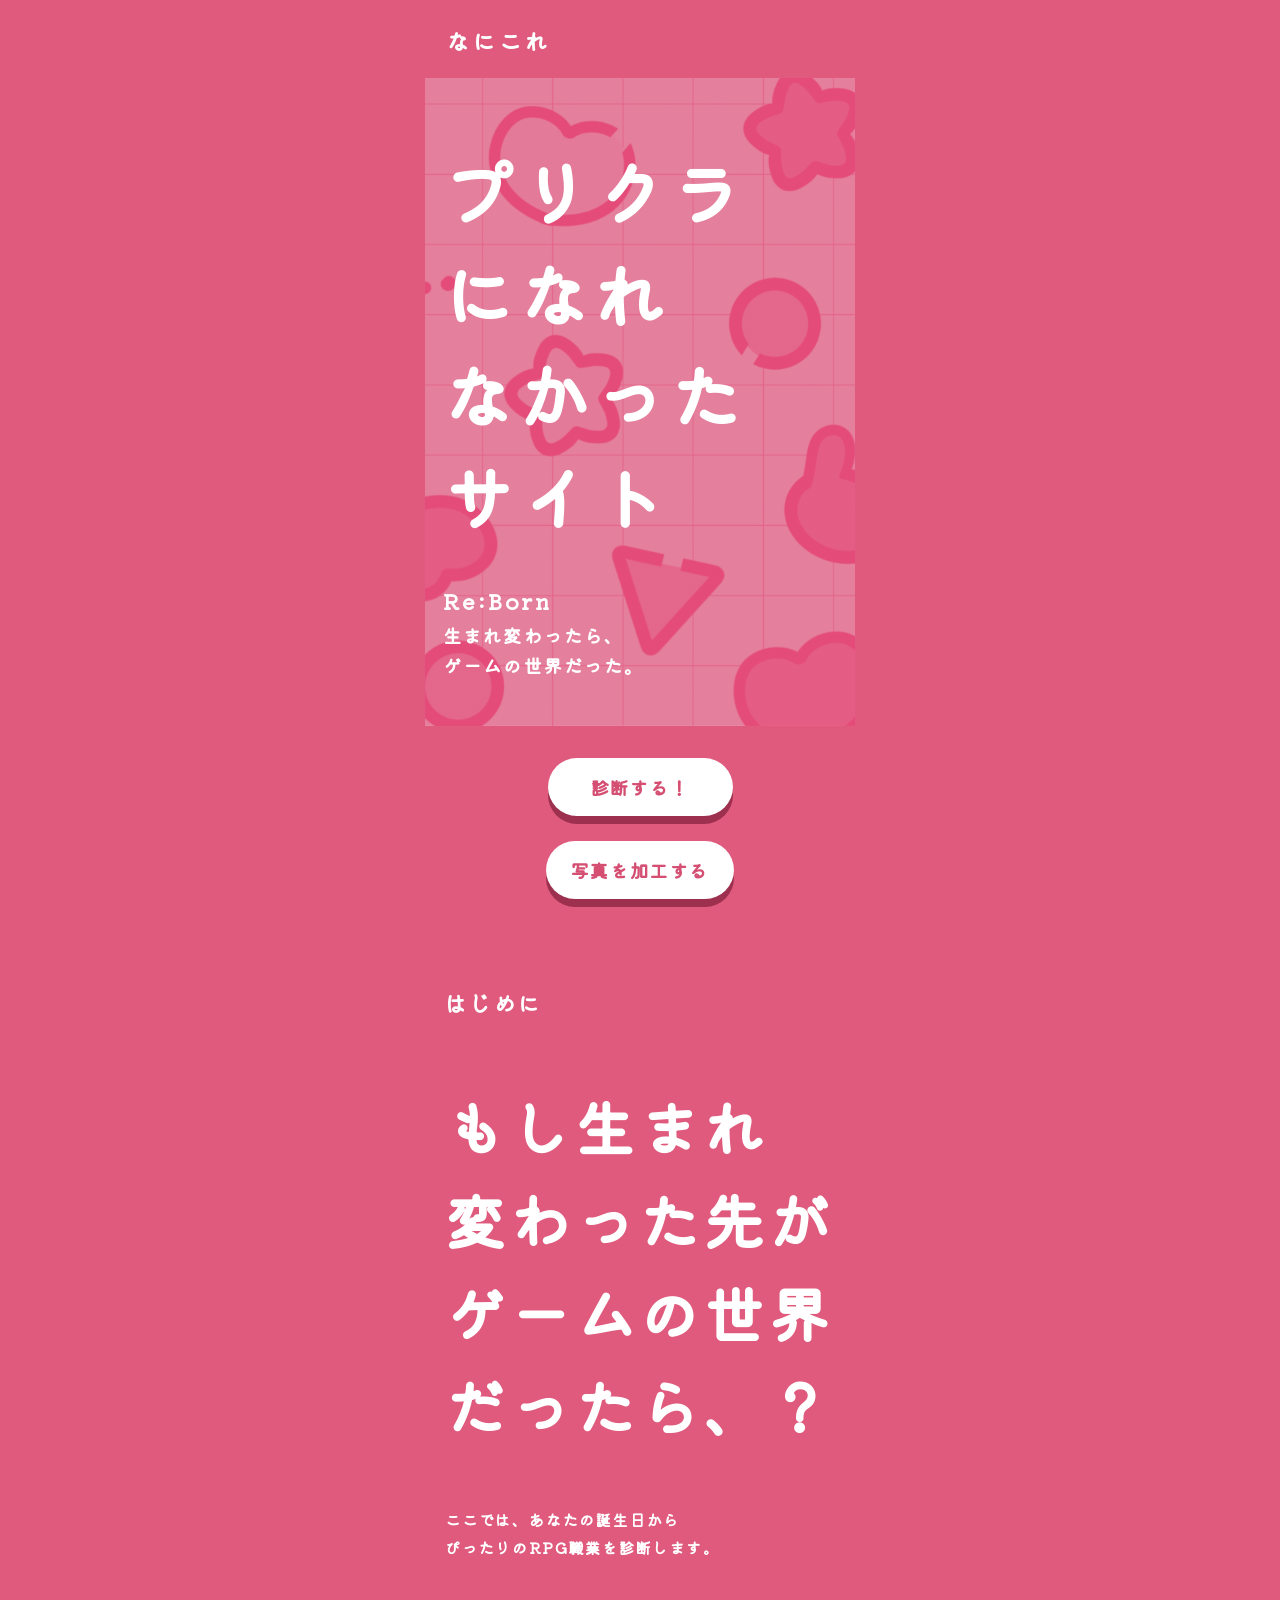
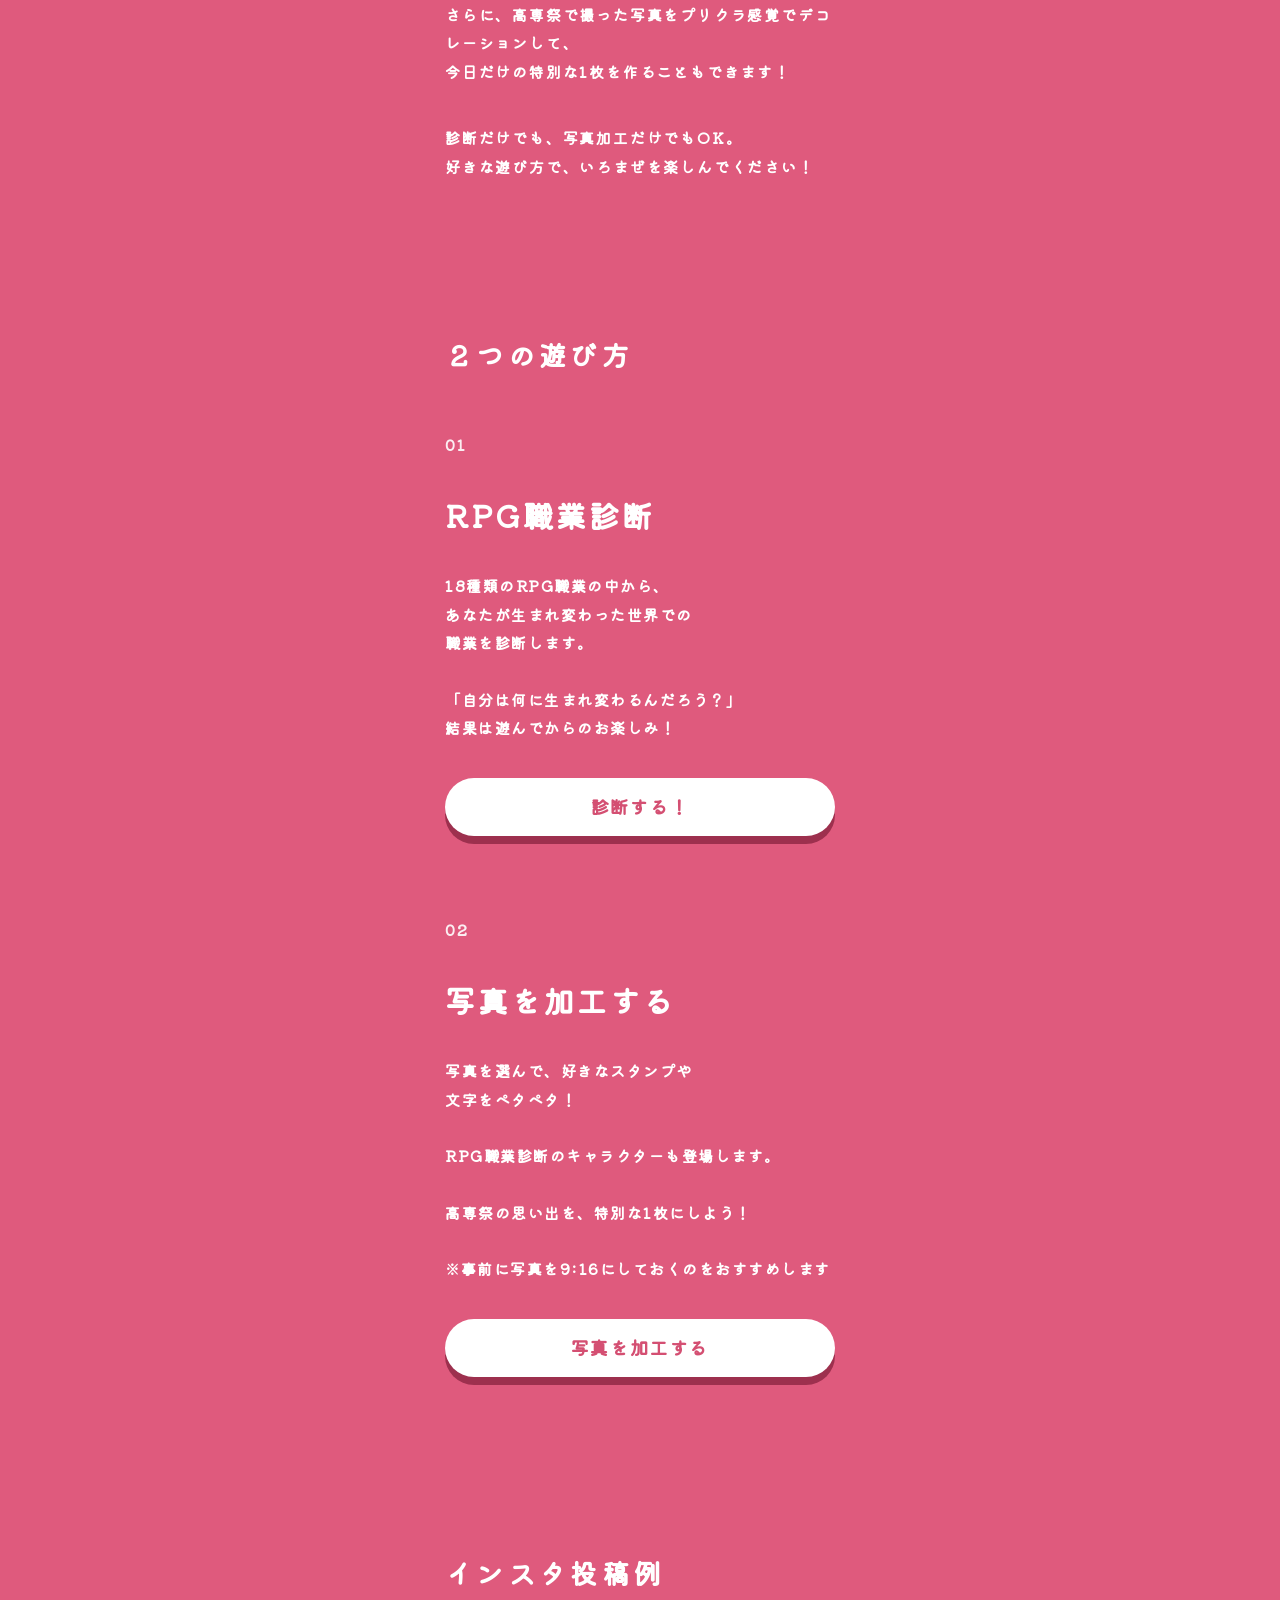
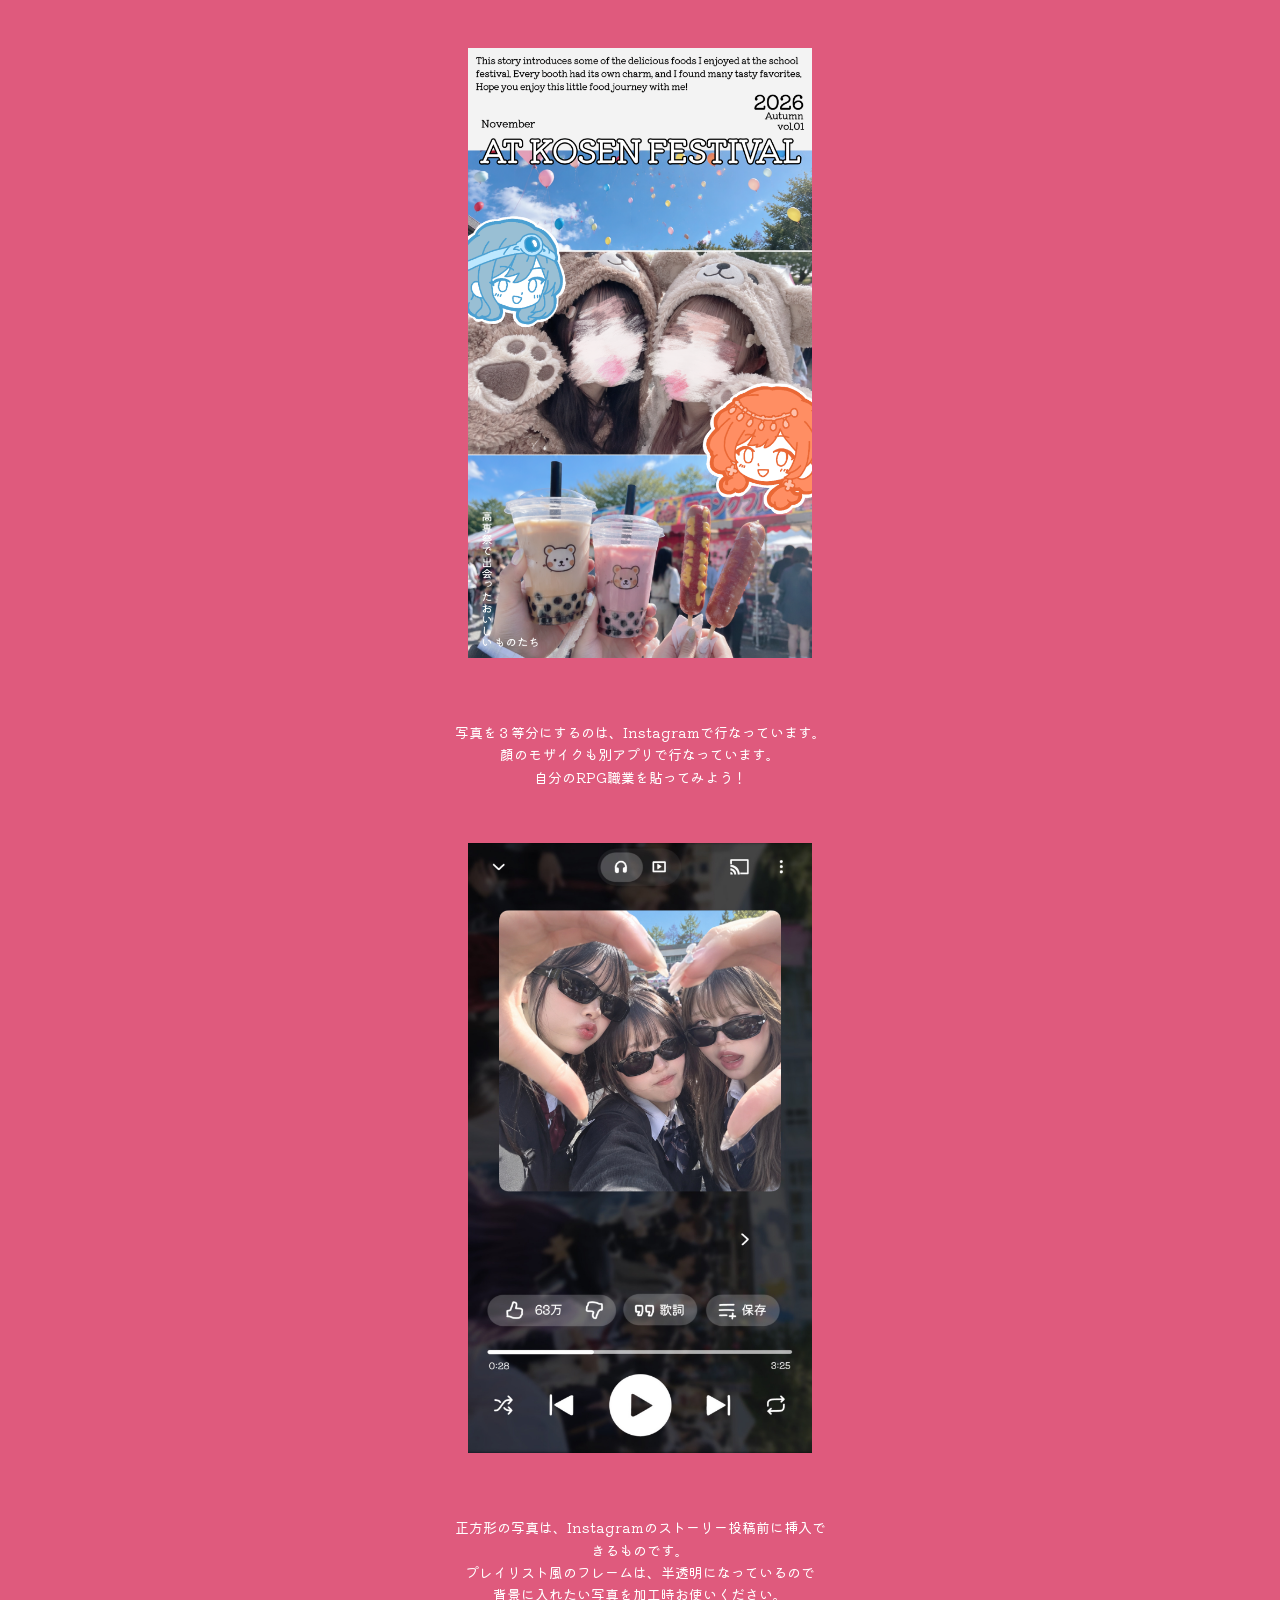
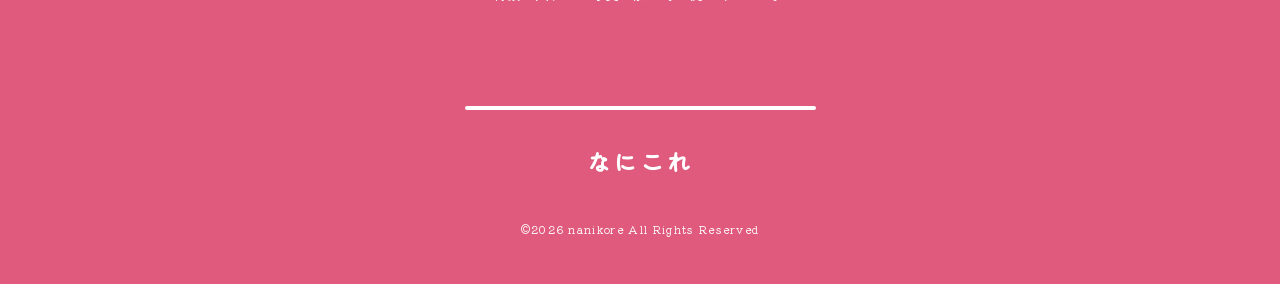
<file: index.html>
<!DOCTYPE html>
<html lang="ja">
<head>
  <meta charset="UTF-8">
  <meta name="viewport" content="width=device-width, initial-scale=1.0">

  <link rel="preconnect" href="https://fonts.googleapis.com">
  <link rel="preconnect" href="https://fonts.gstatic.com" crossorigin>
  <link href="https://fonts.googleapis.com/css2?family=Kiwi+Maru:wght@300;400;500&display=swap" rel="stylesheet">
  
  <title>ReBorn｜なにこれ</title>
  <link rel="stylesheet" href="css/style.css">
</head>

<body>

  <!-- ヘッダー -->
  <header class="site-header">
    <p class="site-name">なにこれ</p>
  </header>

  <main>

    <!-- メインビジュアル -->
    <section class="hero">
      <div class="hero-content">
        <h1>
          プリクラ<br>
          になれ<br>
          なかった<br>
          サイト
        </h1>

        <div class="hero-copy">
          <p class="reborn">Re:Born</p>
          <p>生まれ変わったら、<br>ゲームの世界だった。</p>
        </div>
      </div>
    </section>

    <!-- 入口ボタン -->
    <section class="entry-buttons">
      <a class="main-button" href="diagnosis.html">診断する！</a>
      <a class="main-button" href="photo.html">写真を加工する</a>
    </section>

    <!-- はじめに -->
    <section class="section intro">
      <h2 class="small-heading">はじめに</h2>

      <h3 class="big-heading">
        もし生まれ<br>
        変わった先が<br>
        ゲームの世界<br>
        だったら、？
      </h3>

      <p>
        ここでは、あなたの誕生日から<br>
        ぴったりのRPG職業を診断します。
      </p>

      <p>
        さらに、高専祭で撮った写真をプリクラ感覚でデコレーションして、<br>
        今日だけの特別な1枚を作ることもできます！
      </p>

      <p>
        診断だけでも、写真加工だけでもOK。<br>
        好きな遊び方で、いろまぜを楽しんでください！
      </p>
    </section>

    <!-- 2つの遊び方 -->
    <section class="section ways">
      <h2 class="section-title">２つの遊び方</h2>

      <div class="way">
        <p class="way-number">01</p>
        <h3>RPG職業診断</h3>
        <p>
          18種類のRPG職業の中から、<br>
          あなたが生まれ変わった世界での<br>
          職業を診断します。
        </p>
        <p>
          「自分は何に生まれ変わるんだろう？」<br>
          結果は遊んでからのお楽しみ！
        </p>
        <a class="main-button" href="diagnosis.html">診断する！</a>
      </div>

      <div class="way">
        <p class="way-number">02</p>
        <h3>写真を加工する</h3>
        <p>
          写真を選んで、好きなスタンプや<br>
          文字をペタペタ！
        </p>
        <p>
          RPG職業診断のキャラクターも登場します。
        </p>
        <p>高専祭の思い出を、特別な1枚にしよう！</p>
        <p>※事前に写真を9:16にしておくのをおすすめします</p>
        <a class="main-button" href="photo.html">写真を加工する</a>
      </div>
    </section>

    <!-- インスタ投稿例 -->
    <section class="section examples">
      <h2 class="section-title">インスタ投稿例</h2>

      <div class="example-list">
        <img src="images/examples/example01.PNG" alt="インスタ投稿例1">
        <p class="example-description">
          写真を３等分にするのは、Instagramで行なっています。
          顔のモザイクも別アプリで行なっています。<br>
          自分のRPG職業を貼ってみよう！
        </p>

        <img src="images/examples/example02.jpg" alt="インスタ投稿例2">
        <p class="example-description">
          正方形の写真は、Instagramのストーリー投稿前に挿入できるものです。<br>
          プレイリスト風のフレームは、半透明になっているので<br>
          背景に入れたい写真を加工時お使いください。
        </p>

      </div>
    </section>

  </main>

  <!-- フッター -->
  <footer class="footer">
    <div class="footer-line"></div>
    <p class="footer-logo">なにこれ</p>
    <p class="copyright">©2026 nanikore All Rights Reserved</p>
  </footer>

</body>
</html>
</file>
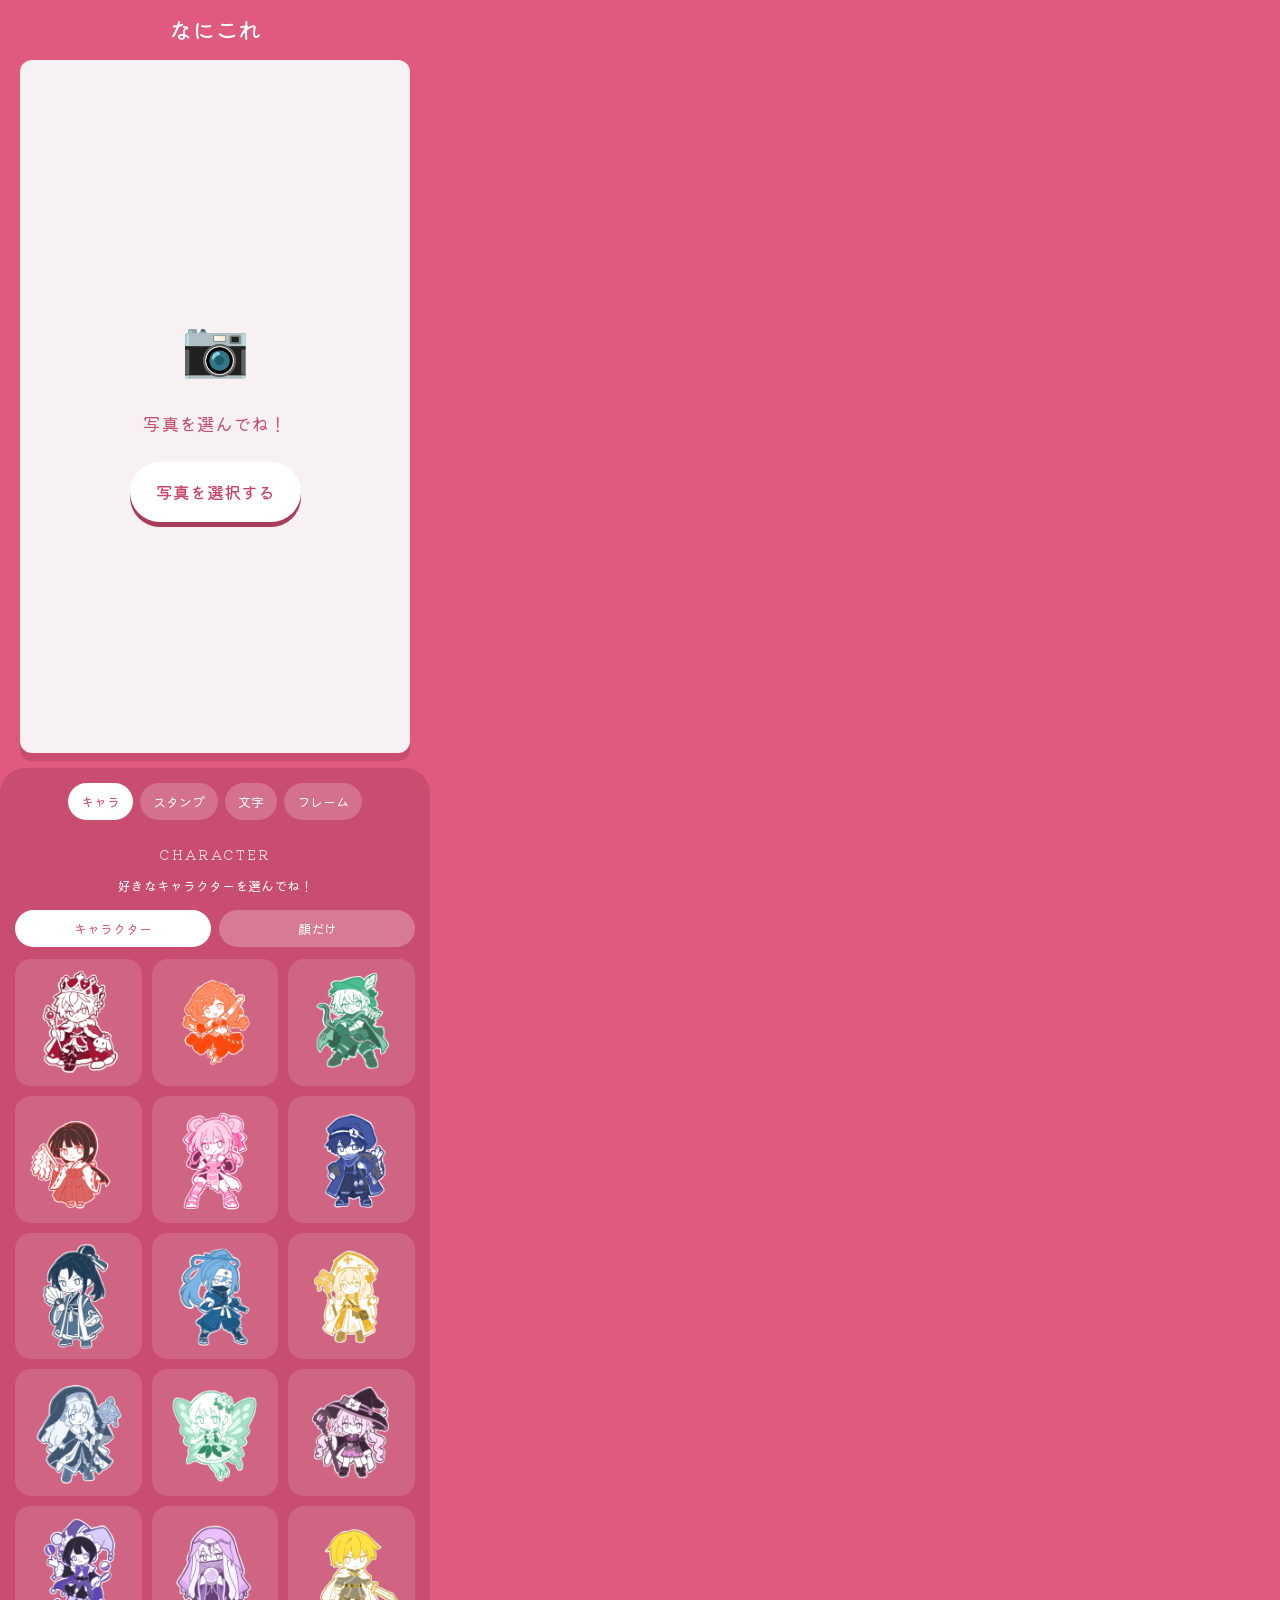
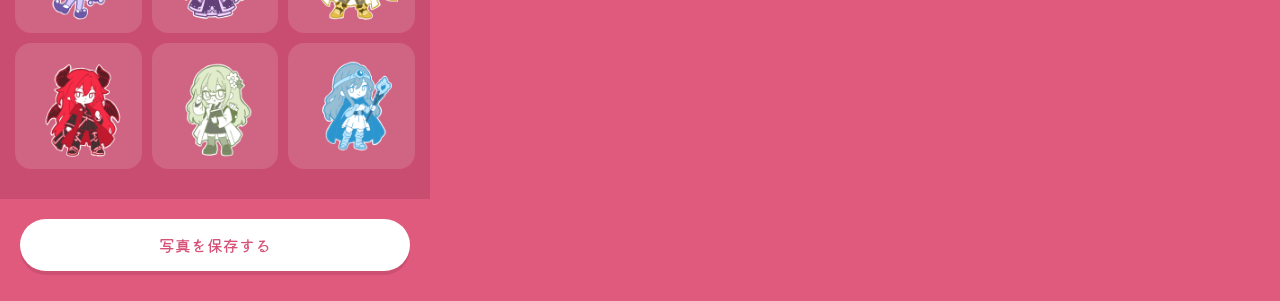
<file: photo.html>
<!DOCTYPE html>
<html lang="ja">

<head>
  <meta charset="UTF-8">
  <meta name="viewport"
        content="width=device-width, initial-scale=1.0">

  <!-- Google Fonts：キウイマル -->
  <link rel="preconnect" href="https://fonts.googleapis.com">
  <link rel="preconnect" href="https://fonts.gstatic.com" crossorigin>

  <link
    href="https://fonts.googleapis.com/css2?family=Kiwi+Maru:wght@300;400;500&display=swap"
    rel="stylesheet"
  >

  <link rel="stylesheet" href="css/style.css">

  <title>写真を加工する｜なにこれ</title>
</head>


<body class="photo-page">

  <!-- ヘッダー -->
  <header class="photo-header">

    <a href="index.html" class="photo-logo">
      なにこれ
    </a>

  </header>


  <main class="photo-main">


    <!-- =========================
         写真エリア
    ========================== -->

    <section class="editor-area">

      <!-- 写真を表示する場所 -->
      <div id="photoCanvas" class="photo-canvas">

        <div id="photoPlaceholder" class="photo-placeholder">

          <div class="camera-icon">
            📷
          </div>

          <p>
            写真を選んでね！
          </p>

          <label class="photo-select-button">
            写真を選択する
            <input
              type="file"
              id="photoInput"
              accept="image/*"
              hidden
            >
          </label>

        </div>


        <!-- 選択した画像を表示 -->
        <img
          id="mainPhoto"
          class="main-photo"
          alt=""
        >


        <!-- 選んだイラストがここに追加される -->
        <div id="stickerLayer"></div>

      </div>

      <button id="deleteStickerButton" class="delete-sticker-button">
        選択中の素材を削除
      </button>

      <!-- 写真を選び直す -->
      <label class="change-photo-button">

        写真を変更する

        <input
          type="file"
          id="changePhotoInput"
          accept="image/*"
          hidden
        >

      </label>

    </section>


    <!-- =========================
         素材エリア
    ========================== -->

    <section class="sticker-panel">


      <!-- カテゴリ -->
      <nav class="category-tabs">

        <button class="category-tab active" data-category="character">
            キャラ
        </button>

        <button class="category-tab" data-category="stamp">
            スタンプ
        </button>

        <button class="category-tab" data-category="text">
            文字
        </button>

        <button class="category-tab" data-category="frame">
            フレーム
        </button>

      </nav>


      <div class="panel-title">

        <span id="panelTitle">
            CHARACTER
        </span>

        <p id="panelDescription">
            好きなキャラクターを選んでね！
        </p>

      </div>

      <div id="characterTypeArea" class="character-type-tabs">

        <button
            class="character-type-tab active"
            data-type="body"
        >
            キャラクター
        </button>

        <button
            class="character-type-tab"
            data-type="face"
        >
            顔だけ
        </button>

      </div>


      <!-- キャラクター一覧 -->
      <div id="characterList" class="character-list">


        <!-- ① 王様 -->
        <button
          class="character-item"
          data-image="images/characters1/king.png"
          data-name="王様"
        >
          <img
            src="images/characters1/king.png"
            alt="王様"
          >
        </button>


        <!-- ② 踊り子 -->
        <button
          class="character-item"
          data-image="images/characters1/dancer.png"
          data-name="踊り子"
        >
          <img
            src="images/characters1/dancer.png"
            alt="踊り子"
          >
        </button>


        <!-- ③ アーチャー -->
        <button
          class="character-item"
          data-image="images/characters1/archer.png"
          data-name="アーチャー"
        >
          <img
            src="images/characters1/archer.png"
            alt="アーチャー"
          >
        </button>


        <!-- ④ 巫女 -->
        <button
          class="character-item"
          data-image="images/characters1/miko.png"
          data-name="巫女"
        >
          <img
            src="images/characters1/miko.png"
            alt="巫女"
          >
        </button>


        <!-- ⑤ 格闘家 -->
        <button
          class="character-item"
          data-image="images/characters1/fighter.png"
          data-name="格闘家"
        >
          <img
            src="images/characters1/fighter.png"
            alt="格闘家"
          >
        </button>


        <!-- ⑥ 商人 -->
        <button
          class="character-item"
          data-image="images/characters1/merchant.png"
          data-name="商人"
        >
          <img
            src="images/characters1/merchant.png"
            alt="商人"
          >
        </button>


        <!-- ⑦ 軍師 -->
        <button
          class="character-item"
          data-image="images/characters1/strategist.png"
          data-name="軍師"
        >
          <img
            src="images/characters1/strategist.png"
            alt="軍師"
          >
        </button>


        <!-- ⑧ 忍者 -->
        <button
          class="character-item"
          data-image="images/characters1/ninja.png"
          data-name="忍者"
        >
          <img
            src="images/characters1/ninja.png"
            alt="忍者"
          >
        </button>


        <!-- ⑨ 治癒師 -->
        <button
          class="character-item"
          data-image="images/characters1/healer.png"
          data-name="治癒師"
        >
          <img
            src="images/characters1/healer.png"
            alt="治癒師"
          >
        </button>


        <!-- ⑩ 僧侶 -->
        <button
          class="character-item"
          data-image="images/characters1/priest.png"
          data-name="僧侶"
        >
          <img
            src="images/characters1/priest.png"
            alt="僧侶"
          >
        </button>


        <!-- ⑪ 妖精 -->
        <button
          class="character-item"
          data-image="images/characters1/fairy.png"
          data-name="妖精"
        >
          <img
            src="images/characters1/fairy.png"
            alt="妖精"
          >
        </button>


        <!-- ⑫ 魔女 -->
        <button
          class="character-item"
          data-image="images/characters1/witch.png"
          data-name="魔女"
        >
          <img
            src="images/characters1/witch.png"
            alt="魔女"
          >
        </button>


        <!-- ⑬ 大道芸人 -->
        <button
          class="character-item"
          data-image="images/characters1/performer.png"
          data-name="大道芸人"
        >
          <img
            src="images/characters1/performer.png"
            alt="大道芸人"
          >
        </button>


        <!-- ⑭ 占い師 -->
        <button
          class="character-item"
          data-image="images/characters1/fortune.png"
          data-name="占い師"
        >
          <img
            src="images/characters1/fortune.png"
            alt="占い師"
          >
        </button>


        <!-- ⑮ 勇者 -->
        <button
          class="character-item"
          data-image="images/characters1/hero.png"
          data-name="勇者"
        >
          <img
            src="images/characters1/hero.png"
            alt="勇者"
          >
        </button>


        <!-- ⑯ 魔王 -->
        <button
          class="character-item"
          data-image="images/characters1/demon-king.png"
          data-name="魔王"
        >
          <img
            src="images/characters1/demon-king.png"
            alt="魔王"
          >
        </button>


        <!-- ⑰ 学者 -->
        <button
          class="character-item"
          data-image="images/characters1/scholar.png"
          data-name="学者"
        >
          <img
            src="images/characters1/scholar.png"
            alt="学者"
          >
        </button>


        <!-- ⑱ 賢者 -->
        <button
          class="character-item"
          data-image="images/characters1/sage.png"
          data-name="賢者"
        >
          <img
            src="images/characters1/sage.png"
            alt="賢者"
          >
        </button>


      </div>

      <div id="faceList" class="character-list" style="display: none;">


        <!-- ① 王様 -->
        <button
          class="character-item"
          data-image="images/characters2/king.png"
          data-name="王様"
        >
          <img
            src="images/characters2/king.png"
            alt="王様"
          >
        </button>


        <!-- ② 踊り子 -->
        <button
          class="character-item"
          data-image="images/characters2/dancer.png"
          data-name="踊り子"
        >
          <img
            src="images/characters2/dancer.png"
            alt="踊り子"
          >
        </button>


        <!-- ③ アーチャー -->
        <button
          class="character-item"
          data-image="images/characters2/archer.png"
          data-name="アーチャー"
        >
          <img
            src="images/characters2/archer.png"
            alt="アーチャー"
          >
        </button>


        <!-- ④ 巫女 -->
        <button
          class="character-item"
          data-image="images/characters2/miko.png"
          data-name="巫女"
        >
          <img
            src="images/characters2/miko.png"
            alt="巫女"
          >
        </button>


        <!-- ⑤ 格闘家 -->
        <button
          class="character-item"
          data-image="images/characters2/fighter.png"
          data-name="格闘家"
        >
          <img
            src="images/characters2/fighter.png"
            alt="格闘家"
          >
        </button>


        <!-- ⑥ 商人 -->
        <button
          class="character-item"
          data-image="images/characters2/merchant.png"
          data-name="商人"
        >
          <img
            src="images/characters2/merchant.png"
            alt="商人"
          >
        </button>


        <!-- ⑦ 軍師 -->
        <button
          class="character-item"
          data-image="images/characters2/strategist.png"
          data-name="軍師"
        >
          <img
            src="images/characters2/strategist.png"
            alt="軍師"
          >
        </button>


        <!-- ⑧ 忍者 -->
        <button
          class="character-item"
          data-image="images/characters2/ninja.png"
          data-name="忍者"
        >
          <img
            src="images/characters2/ninja.png"
            alt="忍者"
          >
        </button>


        <!-- ⑨ 治癒師 -->
        <button
          class="character-item"
          data-image="images/characters2/healer.png"
          data-name="治癒師"
        >
          <img
            src="images/characters2/healer.png"
            alt="治癒師"
          >
        </button>


        <!-- ⑩ 僧侶 -->
        <button
          class="character-item"
          data-image="images/characters2/priest.png"
          data-name="僧侶"
        >
          <img
            src="images/characters2/priest.png"
            alt="僧侶"
          >
        </button>


        <!-- ⑪ 妖精 -->
        <button
          class="character-item"
          data-image="images/characters2/fairy.png"
          data-name="妖精"
        >
          <img
            src="images/characters2/fairy.png"
            alt="妖精"
          >
        </button>


        <!-- ⑫ 魔女 -->
        <button
          class="character-item"
          data-image="images/characters2/witch.png"
          data-name="魔女"
        >
          <img
            src="images/characters2/witch.png"
            alt="魔女"
          >
        </button>


        <!-- ⑬ 大道芸人 -->
        <button
          class="character-item"
          data-image="images/characters2/performer.png"
          data-name="大道芸人"
        >
          <img
            src="images/characters2/performer.png"
            alt="大道芸人"
          >
        </button>


        <!-- ⑭ 占い師 -->
        <button
          class="character-item"
          data-image="images/characters2/fortune.png"
          data-name="占い師"
        >
          <img
            src="images/characters2/fortune.png"
            alt="占い師"
          >
        </button>


        <!-- ⑮ 勇者 -->
        <button
          class="character-item"
          data-image="images/characters2/hero.png"
          data-name="勇者"
        >
          <img
            src="images/characters2/hero.png"
            alt="勇者"
          >
        </button>


        <!-- ⑯ 魔王 -->
        <button
          class="character-item"
          data-image="images/characters2/demon-king.png"
          data-name="魔王"
        >
          <img
            src="images/characters2/demon-king.png"
            alt="魔王"
          >
        </button>


        <!-- ⑰ 学者 -->
        <button
          class="character-item"
          data-image="images/characters2/scholar.png"
          data-name="学者"
        >
          <img
            src="images/characters2/scholar.png"
            alt="学者"
          >
        </button>


        <!-- ⑱ 賢者 -->
        <button
          class="character-item"
          data-image="images/characters2/sage.png"
          data-name="賢者"
        >
          <img
            src="images/characters2/sage.png"
            alt="賢者"
          >
      </div>

      <!-- =========================
        スタンプ一覧
      ========================== -->

      <div id="stampList" class="character-list stamp-list" style="display: none;">


        <!-- ReBorn -->

        <button class="character-item stamp-item" data-image="images/decorations/ReBorn.png" data-name="ReBorn">

            <img src="images/decorations/ReBorn.png" alt="ReBorn">

        </button>


        <!-- 高専祭 -->

        <button class="character-item stamp-item" data-image="images/decorations/kosensai.png" data-name="高専祭">

            <img src="images/decorations/kosensai.png" alt="高専祭">

        </button>


        <!-- 2026 -->

        <button class="character-item stamp-item" data-image="images/decorations/2026.png" data-name="2026">

            <img src="images/decorations/2026.png" alt="2026">

        </button>


      </div>

      <div id="textList" class="text-panel" style="display: none;">

        <input
            type="text"
            id="textInput"
            class="text-input"
            placeholder="入れたい文字を入力してね！"
            maxlength="30"
        >

        <p class="text-option-title">文字色</p>

        <div class="color-list">
            <button class="color-button active" data-color="#ffffff" style="background:#ffffff;"></button>
            <button class="color-button" data-color="#ffb6c9" style="background:#ffb6c9;"></button>
            <button class="color-button" data-color="#ff6f91" style="background:#ff6f91;"></button>
            <button class="color-button" data-color="#ffdf70" style="background:#ffdf70;"></button>
            <button class="color-button" data-color="#8ed8ff" style="background:#8ed8ff;"></button>
            <button class="color-button" data-color="#333333" style="background:#333333;"></button>
        </div>

        <p class="text-option-title">ふち色</p>

        <div class="outline-list">

            <button class="outline-button active" data-outline="none">
                なし
            </button>

            <button class="outline-button" data-outline="#ffffff">
                白
            </button>

            <button class="outline-button" data-outline="#c94d70">
                ピンク
            </button>

            <button class="outline-button" data-outline="#333333">
                黒
            </button>

        </div>

        <button id="addTextButton" class="add-text-button">
            文字を追加
        </button>

      </div>

      <div id="frameList" class="frame-list" style="display: none;">

        <button class="frame-item" data-image="images/frames/frame1.png">
            <img src="images/frames/frame1.png" alt="フレーム1">
        </button>

        <button class="frame-item" data-image="images/frames/frame2.png">
            <img src="images/frames/frame2.png" alt="フレーム2">
        </button>

        <button class="frame-item" data-image="images/frames/frame3.png">
            <img src="images/frames/frame3.png" alt="フレーム3">
        </button>

      </div>

    </section>

    <button id="savePhotoButton" class="save-photo-button">
        写真を保存する
    </button>

  </main>


  <script src="js/photo.js"></script>

</body>

</html>
</file>
<file: css/style.css>
@charset "UTF-8";

/* =========================
   ReBorn / いろまぜ
   トップページ用CSS
   ========================= */

/* ---- 基本設定 ---- */

* {
  box-sizing: border-box;
}

html {
  scroll-behavior: smooth;
}

body {
  margin: 0;
  background: #df5a7d;
  color: #ffffff;
  font-family: "Kiwi Maru", sans-serif;
  line-height: 1.9;
}

img {
  display: block;
  max-width: 100%;
}

a {
  color: inherit;
  text-decoration: none;
}


/* ---- ヘッダー ---- */

.site-header {
  height: 78px;
  padding: 20px 22px;
  background: #df5a7d;
}

.site-name {
  margin: 0;
  font-size: 22px;
  font-weight: 700;
  letter-spacing: 0.18em;
}


/* ---- メインビジュアル ---- */

.hero {
  position: relative;
  min-height: 480px;

  background-image:
    linear-gradient(
      rgba(210, 55, 100, 0.60),
      rgba(210, 55, 100, 0.60)
    ),
    url("../images/decorations/background.PNG");

  background-size: cover;
  background-position: center;
}

.hero-content {
  padding: 62px 18px 45px;
}

.hero h1 {
  margin: 0;
  font-size: clamp(42px, 12vw, 70px);
  line-height: 1.45;
  font-weight: 700;
  letter-spacing: 0.08em;
}

.hero-copy {
  margin-top: 38px;
  font-size: 18px;
  line-height: 1.7;
  font-weight: 700;
  letter-spacing: 0.12em;
}

.hero-copy p {
  margin: 0;
}

.hero-copy .reborn {
  font-size: 21px;
  letter-spacing: 0.15em;
}


/* ---- ボタン ---- */

.entry-buttons {
  display: flex;
  flex-direction: column;
  align-items: center;
  gap: 25px;
  padding: 32px 20px 45px;
  background: #df5a7d;
}

.main-button {
  display: flex;
  justify-content: center;
  align-items: center;

  min-width: 185px;
  min-height: 58px;
  padding: 10px 25px;

  background: #ffffff;
  color: #d44f72;

  border-radius: 999px;
  box-shadow: 0 8px 0 #9d304e;

  font-size: 18px;
  font-weight: 700;
  letter-spacing: 0.1em;

  transition: transform 0.12s ease, border-bottom-width 0.12s ease;

  cursor: pointer;
}

.main-button:active {
  transform: translateY(5px);
  box-shadow: 0 3px 0 #9d304e;
}


/* ---- 共通セクション ---- */

.section {
  padding: 40px 20px 70px;
  background: #df5a7d;
}

.small-heading {
  margin: 0 0 55px;
  font-size: 21px;
  letter-spacing: 0.16em;
}

.section-title {
  margin: 0 0 50px;
  font-size: 27px;
  letter-spacing: 0.16em;
}


/* ---- はじめに ---- */

.big-heading {
  margin: 0 0 55px;
  font-size: clamp(40px, 10vw, 60px);
  line-height: 1.55;
  letter-spacing: 0.08em;
}

.intro p {
  margin: 0 0 38px;
  font-size: 15px;
  font-weight: 600;
  letter-spacing: 0.12em;
}


/* ---- 2つの遊び方 ---- */

.way {
  margin-bottom: 80px;
}

.way-number {
  margin: 0;
  font-size: 14px;
  letter-spacing: 0.18em;
  opacity: 0.9;
}

.way h3 {
  margin: 5px 0 28px;
  font-size: 30px;
  letter-spacing: 0.1em;
}

.way p {
  font-size: 15px;
  font-weight: 600;
  letter-spacing: 0.1em;
  margin: 0 0 28px;
}

.way .main-button {
  margin-top: 35px;
}


/* ---- インスタ投稿例 ---- */

.examples {
  padding-top: 20px;
}

.example-list {
  display: flex;
  flex-direction: column;
  gap: 55px;
  align-items: center;
}

.example-list img {
  width: 88%;
  aspect-ratio: 9 / 16;
  object-fit: cover;
}


/* ---- フッター ---- */

.footer {
  padding: 30px 20px 45px;
  background: #df5a7d;
  text-align: center;
}

.footer-line {
  width: 90%;
  height: 4px;
  margin: 0 auto 30px;
  border-radius: 99px;
  background: #ffffff;
}

.footer-logo {
  margin: 0 0 35px;
  font-size: 23px;
  font-weight: 700;
  letter-spacing: 0.16em;
}

.copyright {
  margin: 0;
  font-size: 11px;
  letter-spacing: 0.12em;
}


/* ---- PCでもスマホ風の幅にする ---- */

@media (min-width: 600px) {
  body {
    max-width: 430px;
    margin: 0 auto;
  }
}

/* ========================================
   診断ページ
======================================== */

.diagnosis-page {
  min-height: 100vh;
  background: #df5a7d;
  color: white;
}


/* ---------- ヘッダー ---------- */

.diagnosis-header {
  width: 100%;
  padding: 20px 0;
  text-align: center;
}

.diagnosis-header .logo {
  color: white;
  text-decoration: none;
  font-size: 24px;
  font-weight: 500;
}


/* ---------- 共通 ---------- */

.diagnosis-section {
  min-height: calc(100vh - 70px);
  box-sizing: border-box;

  display: flex;
  flex-direction: column;
  align-items: center;
  justify-content: center;

  padding: 40px 24px;
  text-align: center;
}


/* ---------- 入力画面 ---------- */

.small-title {
  margin: 0 0 15px;

  font-size: 18px;
  letter-spacing: 0.15em;
}


.diagnosis-section h1 {
  margin: 0;

  font-size: 34px;
  line-height: 1.5;
  font-weight: 500;
}


.description {
  margin: 25px 0 35px;

  font-size: 16px;
  line-height: 2;
}


/* ---------- 生年月日入力 ---------- */

.birthday-box {
  width: 100%;
  max-width: 330px;

  margin-bottom: 28px;
}

.birthday-box input[type="date"] {
  appearance: none;
  -webkit-appearance: none;

  width: 100%;
  min-height: 56px;
}


.birthday-box label {
  display: block;

  margin-bottom: 10px;

  font-size: 17px;
}


.birthday-box input {
  box-sizing: border-box;

  width: 100%;

  padding: 16px 18px;

  border: none;
  border-radius: 18px;

  background: white;
  color: #555;

  font-family: "Kiwi Maru", serif;
  font-size: 18px;

  text-align: center;

  box-shadow: 0 6px 0 rgba(160, 45, 80, 0.35);
}


.birthday-box input:focus {
  outline: 3px solid rgba(255, 255, 255, 0.5);
}


/* ---------- 転生ボタン ---------- */

.reborn-button {
  width: min(100%, 300px);

  padding: 17px 25px;

  border: none;
  border-radius: 999px;

  background: white;
  color: #c84469;

  font-family: "Kiwi Maru", serif;
  font-size: 21px;
  font-weight: 500;

  cursor: pointer;

  box-shadow: 0 7px 0 #a83d5b;

  transition:
    transform 0.08s,
    box-shadow 0.08s;
}


/* ポコンッ */

.reborn-button:active {
  transform: translateY(6px);
  box-shadow: 0 1px 0 #a83d5b;
}


.reborn-button:disabled {
  opacity: 0.7;
  cursor: default;
}


/* ---------- エラーメッセージ ---------- */

.error-message {
  min-height: 24px;

  margin-top: 18px;

  font-size: 14px;
}


/* ---------- 転生中 ---------- */

.loading-section {
  display: none;
}


.loading-title {
  font-size: 25px;
  font-weight: 500;
}


.loading-symbol {
  margin-top: 35px;

  font-size: 70px;

  animation: loadingRotate 1.2s infinite ease-in-out;
}


.loading-dots {
  font-size: 25px;
  letter-spacing: 0.3em;

  animation: dotsBlink 1s infinite;
}


@keyframes loadingRotate {
  0% {
    transform: rotate(0deg) scale(1);
  }

  50% {
    transform: rotate(180deg) scale(1.2);
  }

  100% {
    transform: rotate(360deg) scale(1);
  }
}


@keyframes dotsBlink {
  0%,
  100% {
    opacity: 0.3;
  }

  50% {
    opacity: 1;
  }
}


/* ---------- 結果 ---------- */

.result-section {
  display: none;
}


.result-small {
  margin: 0;

  font-size: 19px;
  line-height: 1.8;
}


.result-section h2 {
  margin: 10px 0 25px;

  font-size: 44px;
  line-height: 1.3;
  font-weight: 500;
}


/* キャラクター */

.character-area {
  width: min(75vw, 300px);
  height: min(75vw, 300px);

  margin-bottom: 30px;

  display: flex;
  align-items: center;
  justify-content: center;
}


.character-area img {
  max-width: 100%;
  max-height: 100%;

  object-fit: contain;
}


/* 写真加工ボタン */

.photo-button {
  width: min(100%, 300px);

  padding: 15px 20px;

  border: none;
  border-radius: 999px;

  background: white;
  color: #c84469;

  font-family: "Kiwi Maru", serif;
  font-size: 18px;
  font-weight: 500;

  cursor: pointer;

  box-shadow: 0 6px 0 #a83d5b;
}


.photo-button:active {
  transform: translateY(5px);
  box-shadow: 0 1px 0 #a83d5b;
}


/* もう一度 */

.retry-button {
  margin-top: 25px;

  border: none;
  background: transparent;

  color: white;

  font-family: "Kiwi Maru", serif;
  font-size: 14px;

  text-decoration: underline;

  cursor: pointer;
}

/* ========================================
   写真加工ページ
======================================== */

.photo-page {
  min-height: 100vh;

  margin: 0;

  background: #df5a7d;

  color: white;

  font-family: "Kiwi Maru", serif;

  overflow-x: hidden;
}


/* ========================================
   ヘッダー
======================================== */

.photo-header {
  height: 60px;

  display: flex;
  align-items: center;
  justify-content: center;
}


.photo-logo {
  color: white;

  text-decoration: none;

  font-size: 23px;
  font-weight: 500;
}


/* ========================================
   メイン
======================================== */

.photo-main {
  width: 100%;
}


/* ========================================
   写真編集エリア
======================================== */

.editor-area {
  width: 100%;

  display: flex;
  flex-direction: column;
  align-items: center;

  padding-bottom: 15px;
}


/* 写真を表示する場所 */

.photo-canvas {
  position: relative;

  width: min(88vw, 390px);

  aspect-ratio: 9 / 16;

  overflow: hidden;

  background: #f7f1f3;

  border-radius: 12px;

  box-shadow:
    0 8px 0 rgba(140, 35, 65, 0.25);
}


/* 写真 */

.main-photo {
  position: absolute;

  inset: 0;

  width: 100%;
  height: 100%;

  object-fit: contain;

  display: none;

  user-select: none;

  pointer-events: none;
}


/* 写真がないとき */

.photo-placeholder {
  position: absolute;

  inset: 0;

  display: flex;

  flex-direction: column;

  align-items: center;
  justify-content: center;

  color: #c45170;

  text-align: center;
}


.camera-icon {
  font-size: 55px;

  margin-bottom: 10px;
}


.photo-placeholder p {
  margin: 0 0 22px;

  font-size: 18px;
}


/* 写真選択ボタン */

.photo-select-button {
  padding: 14px 26px;

  border-radius: 999px;

  background: white;

  color: #c84469;

  font-size: 17px;
  font-weight: 500;

  cursor: pointer;

  box-shadow:
    0 5px 0 #a83d5b;
}


/* 写真変更 */

.change-photo-button {
  margin-top: 18px;

  padding: 8px 18px;

  border: 1px solid rgba(255,255,255,0.7);

  border-radius: 999px;

  font-size: 13px;

  cursor: pointer;

  display: none;
}


/* ========================================
   イラストを置く場所
======================================== */

#stickerLayer {
  position: absolute;

  inset: 0;

  pointer-events: none;
}


/* 実際に写真の上に置かれるイラスト */

.sticker {
  position: absolute;

  width: 130px;

  left: 50%;
  top: 50%;

  transform:
    translate(-50%, -50%)
    translate(0px, 0px)
    scale(1)
    rotate(0deg);

  transform-origin: center center;

  user-select: none;

  touch-action: none;

  pointer-events: auto;

  cursor: grab;

  z-index: 10;

  animation: stickerPop 0.35s ease-out;
}


.sticker:active {
  cursor: grabbing;
}


/* ポンッ！ */

@keyframes stickerPop {

  0% {
    transform:
      translate(-50%, -50%)
      scale(0.3)
      rotate(-8deg);

    opacity: 0;
  }

  60% {
    transform:
      translate(-50%, -50%)
      scale(1.12)
      rotate(3deg);

    opacity: 1;
  }

  100% {
    transform:
      translate(-50%, -50%)
      scale(1)
      rotate(0deg);

    opacity: 1;
  }

}


/* ========================================
   素材パネル
======================================== */

.sticker-panel {
  width: 100%;

  box-sizing: border-box;

  padding: 15px 15px 30px;

  background: #c94d70;

  border-radius: 25px 25px 0 0;
}


/* ========================================
   カテゴリ
======================================== */

.category-tabs {
  display: flex;

  justify-content: center;

  gap: 7px;

  margin-bottom: 18px;
}


.category-tab {
  padding: 9px 13px;

  border: none;

  border-radius: 999px;

  background: rgba(255,255,255,0.2);

  color: white;

  font-family: "Kiwi Maru", serif;

  font-size: 13px;

  cursor: pointer;
}


.category-tab.active {
  background: white;

  color: #c84469;
}


.category-tab:disabled {
  opacity: 0.5;

  cursor: default;
}


/* ========================================
   パネルタイトル
======================================== */

.panel-title {
  text-align: center;

  margin-bottom: 12px;
}


.panel-title span {
  font-size: 13px;

  letter-spacing: 0.18em;

  opacity: 0.8;
}


.panel-title p {
  margin: 5px 0 0;

  font-size: 13px;
}


/* ========================================
   キャラクター一覧
======================================== */

.character-list {
  display: grid;

  grid-template-columns:
    repeat(3, 1fr);

  gap: 10px;

  max-width: 500px;

  margin: 0 auto;
}


/* キャラクター1個 */

.character-item {
  aspect-ratio: 1 / 1;

  padding: 7px;

  border: none;

  border-radius: 16px;

  background: rgba(255,255,255,0.13);

  cursor: pointer;

  transition:
    transform 0.12s,
    background 0.12s;
}


.character-item img {
  width: 100%;
  max-width: 100%;
  height: auto;

  object-fit: contain;

  display: block;

  pointer-events: none;
}


/* タップしたとき */

.character-item:active {
  transform: scale(0.9);

  background: white;
}


/* ========================================
   スマホ横幅が狭い場合
======================================== */

@media (max-width: 360px) {

  .character-list {
    gap: 7px;
  }

  .character-item {
    padding: 5px;
  }

  .category-tab {
    padding: 8px 10px;

    font-size: 12px;
  }

}

/* ========================================
   選択中のイラスト
======================================== */

.sticker.selected {
  outline: 2px dashed white;

  outline-offset: 8px;

  /*filter:
    drop-shadow(0 0 3px rgba(200, 60, 110, 0.8));*/
}


/* ========================================
   削除ボタン
======================================== */

.delete-sticker-button {
  display: none;

  margin-top: 12px;

  padding: 10px 20px;

  border: none;
  border-radius: 999px;

  background: white;

  color: #c84469;

  font-family: "Kiwi Maru", serif;

  font-size: 13px;
  font-weight: 500;

  box-shadow:
    0 4px 0 rgba(120, 30, 60, 0.3);

  cursor: pointer;

  touch-action: manipulation;
}


.delete-sticker-button:active {
  transform: translateY(3px);

  box-shadow:
    0 1px 0 rgba(120, 30, 60, 0.3);
}

/* ========================================
   スタンプ
======================================== */

.stamp-item {
  background: rgba(255, 255, 255, 0.18);
}


.stamp-item img {
  object-fit: contain;
}


/* スタンプ選択時 */

.stamp-item:active {
  transform: scale(0.9);
  background: white;
}

/* =========================
   TEXT
========================= */

.text-panel {
  width: 100%;
  padding: 10px 0 20px;
}

.text-input {
  width: 100%;
  box-sizing: border-box;
  padding: 13px 16px;
  border: none;
  border-radius: 999px;
  background: white;
  color: #c94d70;
  font-family: "Kiwi Maru", serif;
  font-size: 15px;
  outline: none;
}

.text-input::placeholder {
  color: #d99aaa;
}

.add-text-button {
  margin-top: 10px;
  padding: 11px 22px;
  border: none;
  border-radius: 999px;
  background: white;
  color: #d65378;
  font-family: "Kiwi Maru", serif;
  font-size: 14px;
  box-shadow: 0 3px 0 rgba(150, 50, 80, 0.2);
}

.add-text-button:active {
  transform: scale(0.95);
}

/* 写真の上に置く文字 */

.photo-text {
  position: absolute;
  left: 50%;
  top: 50%;

  pointer-events: auto;

  transform:
    translate(-50%, -50%)
    translate(0px, 0px)
    scale(1)
    rotate(0deg);

  color: white;
  font-family: "Kiwi Maru", serif;
  font-size: 28px;
  font-weight: 500;

  white-space: nowrap;

  /*text-shadow:
    2px 2px 0 rgba(100, 40, 60, 0.35);*/

  touch-action: none;
  user-select: none;
  -webkit-user-select: none;

  cursor: grab;
}

.photo-text.selected {
  outline: 2px dashed white;
  outline-offset: 5px;
}

/* =========================
   TEXT OPTIONS
========================= */

.text-option-title {
  margin: 14px 0 7px;
  font-size: 13px;
  color: white;
}

/* 文字色 */

.color-list {
  display: flex;
  gap: 9px;
  align-items: center;
}

.color-button {
  width: 32px;
  height: 32px;
  padding: 0;
  border: 2px solid rgba(255,255,255,0.7);
  border-radius: 50%;
  box-sizing: border-box;
}

.color-button.active {
  outline: 2px solid white;
  outline-offset: 2px;
}

/* ふち色 */

.outline-list {
  display: flex;
  gap: 7px;
}

.outline-button {
  border: 1px solid rgba(255,255,255,0.8);
  border-radius: 999px;
  padding: 7px 13px;

  background: rgba(255,255,255,0.2);
  color: white;

  font-family: "Kiwi Maru", serif;
  font-size: 12px;
}

.outline-button.active {
  background: white;
  color: #d65378;
}

/* =========================
   FRAME
========================= */

.frame-list {
  display: grid;
  grid-template-columns: repeat(3, 1fr);
  gap: 10px;
  width: 100%;
  padding: 5px 0 20px;
}

.frame-item {
  border: none;
  padding: 5px;
  border-radius: 12px;
  background: rgba(255,255,255,0.18);
}

.frame-item img {
  display: block;
  width: 100%;
  aspect-ratio: 9 / 16;
  object-fit: contain;
  border-radius: 8px;
}

.frame-item:active {
  transform: scale(0.94);
  background: white;
}

.photo-frame {
  position: absolute;
  inset: 0;

  width: 100%;
  height: 100%;

  object-fit: fill;

  pointer-events: none;

  z-index: 10;
}

/* =========================
   SAVE
========================= */

.save-photo-button {
  display: block;

  width: min(88vw, 390px);

  margin: 20px auto 30px;

  padding: 14px 20px;

  border: none;
  border-radius: 999px;

  background: white;
  color: #d65378;

  font-family: "Kiwi Maru", serif;
  font-size: 16px;
  font-weight: 500;

  box-shadow: 0 4px 0 rgba(150, 50, 80, 0.25);
}

.save-photo-button:active {
  transform: translateY(3px);
  box-shadow: 0 1px 0 rgba(150, 50, 80, 0.25);
}

.character-type-tabs {
  display: flex;
  gap: 8px;
  margin-bottom: 12px;
}

.character-type-tab {
  flex: 1;
  padding: 9px 5px;

  border: none;
  border-radius: 999px;

  background: rgba(255,255,255,0.25);
  color: white;

  font-family: "Kiwi Maru", serif;
  font-size: 13px;
}

.character-type-tab.active {
  background: white;
  color: #d65378;
}

.example-description {
  margin: 8px 4px 0;
  text-align: center;
  font-size: 14px;
  line-height: 1.6;
  color: #ffffff;
}
</file>
